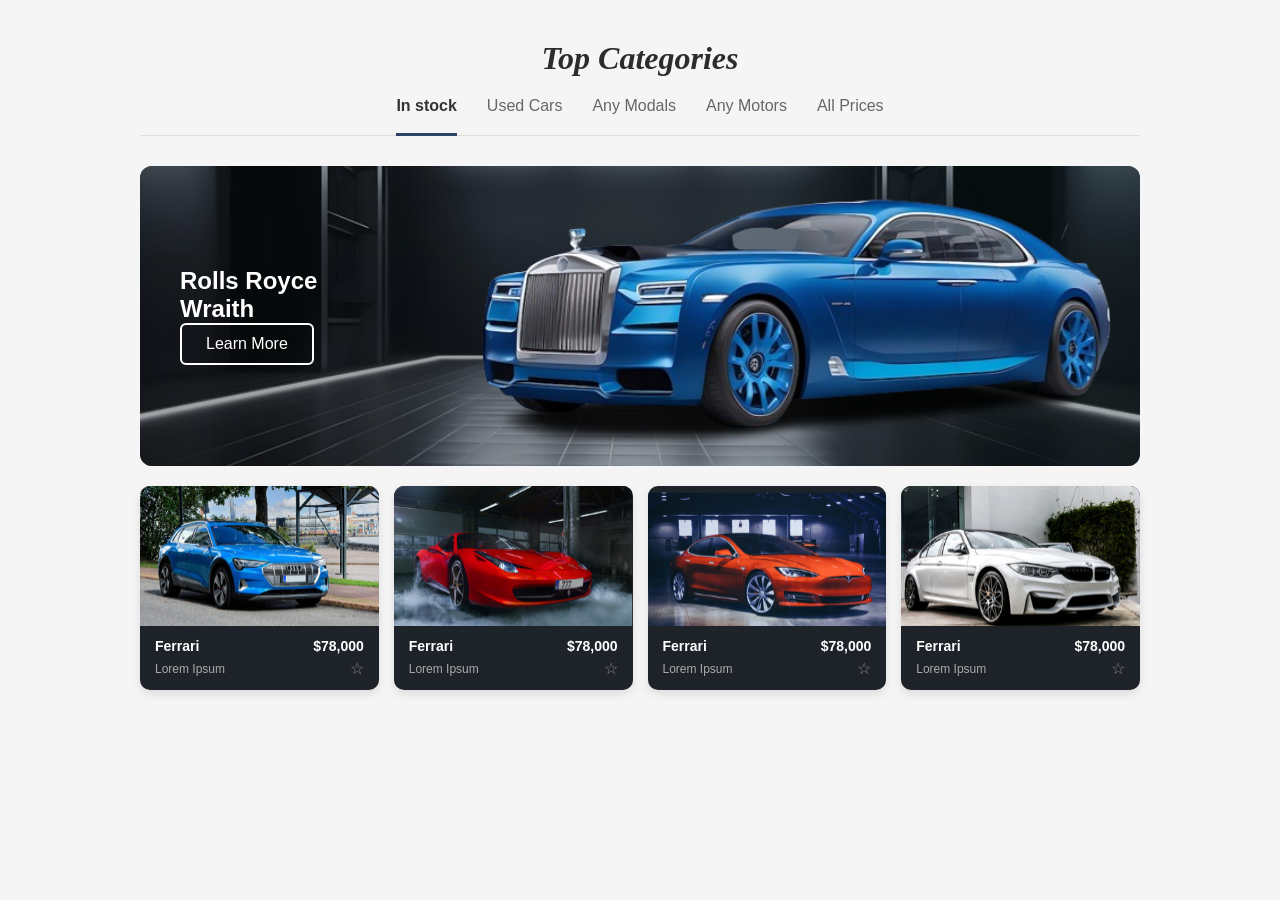
<file: index.html>
<!DOCTYPE html>
<html lang="en">
<head>
    <meta charset="UTF-8">
    <meta name="viewport" content="width=device-width, initial-scale=1.0">
    <title>Top Categories</title>
    <link rel="stylesheet" href="style.css">
</head>
<body>
    <div class="container">
        <h1 class="main-title">Top Categories</h1>

        <nav class="filters">
            <span class="filter-item active">In stock</span>
            <span class="filter-item">Used Cars</span>
            <span class="filter-item">Any Modals</span>
            <span class="filter-item">Any Motors</span>
            <span class="filter-item">All Prices</span>
        </nav>

<section class="hero-banner">
    <div class="hero-content">
      <h2>Rolls Royce<br>Wraith</h2>
      <button class="btn-learn-more">Learn More</button>
    </div>
    <img src="img/Rectangle 54.svg" alt="Garage Background" class="hero-bg">
    <img src="img/beautiful-rolls-royce-car_999195-437-removebg-preview 1.svg" alt="Rolls Royce Wraith" class="hero-car">
  </section>

        <section class="cards-grid">
            <div class="car-card">
                <img src="img/Rectangle 22.svg" alt="Car 1">
                <div class="card-info">
                    <div class="card-header">
                        <span class="brand">Ferrari</span>
                        <span class="price">$78,000</span>
                    </div>
                    <div class="card-footer">
                        <span class="description">Lorem Ipsum</span>
                        <span class="star-icon">☆</span>
                    </div>
                </div>
            </div>

            <div class="car-card">
                <img src="img/Rectangle 23.svg" alt="">
                <div class="card-info">
                    <div class="card-header">
                        <span class="brand">Ferrari</span>
                        <span class="price">$78,000</span>
                    </div>
                    <div class="card-footer">
                        <span class="description">Lorem Ipsum</span>
                        <span class="star-icon">☆</span>
                    </div>
                </div>
            </div>

            <div class="car-card">
                <img src="img/Rectangle 24.svg" alt="">
                <div class="card-info">
                    <div class="card-header">
                        <span class="brand">Ferrari</span>
                        <span class="price">$78,000</span>
                    </div>
                    <div class="card-footer">
                        <span class="description">Lorem Ipsum</span>
                        <span class="star-icon">☆</span>
                    </div>
                </div>
            </div>

            <div class="car-card">
                <img src="img/Rectangle 25.svg" alt="">
                <div class="card-info">
                    <div class="card-header">
                        <span class="brand">Ferrari</span>
                        <span class="price">$78,000</span>
                    </div>
                    <div class="card-footer">
                        <span class="description">Lorem Ipsum</span>
                        <span class="star-icon">☆</span>
                    </div>
                </div>
            </div>
        </section>
    </div>

    <script src="index.js"></script>
</body>
</html>
</file>
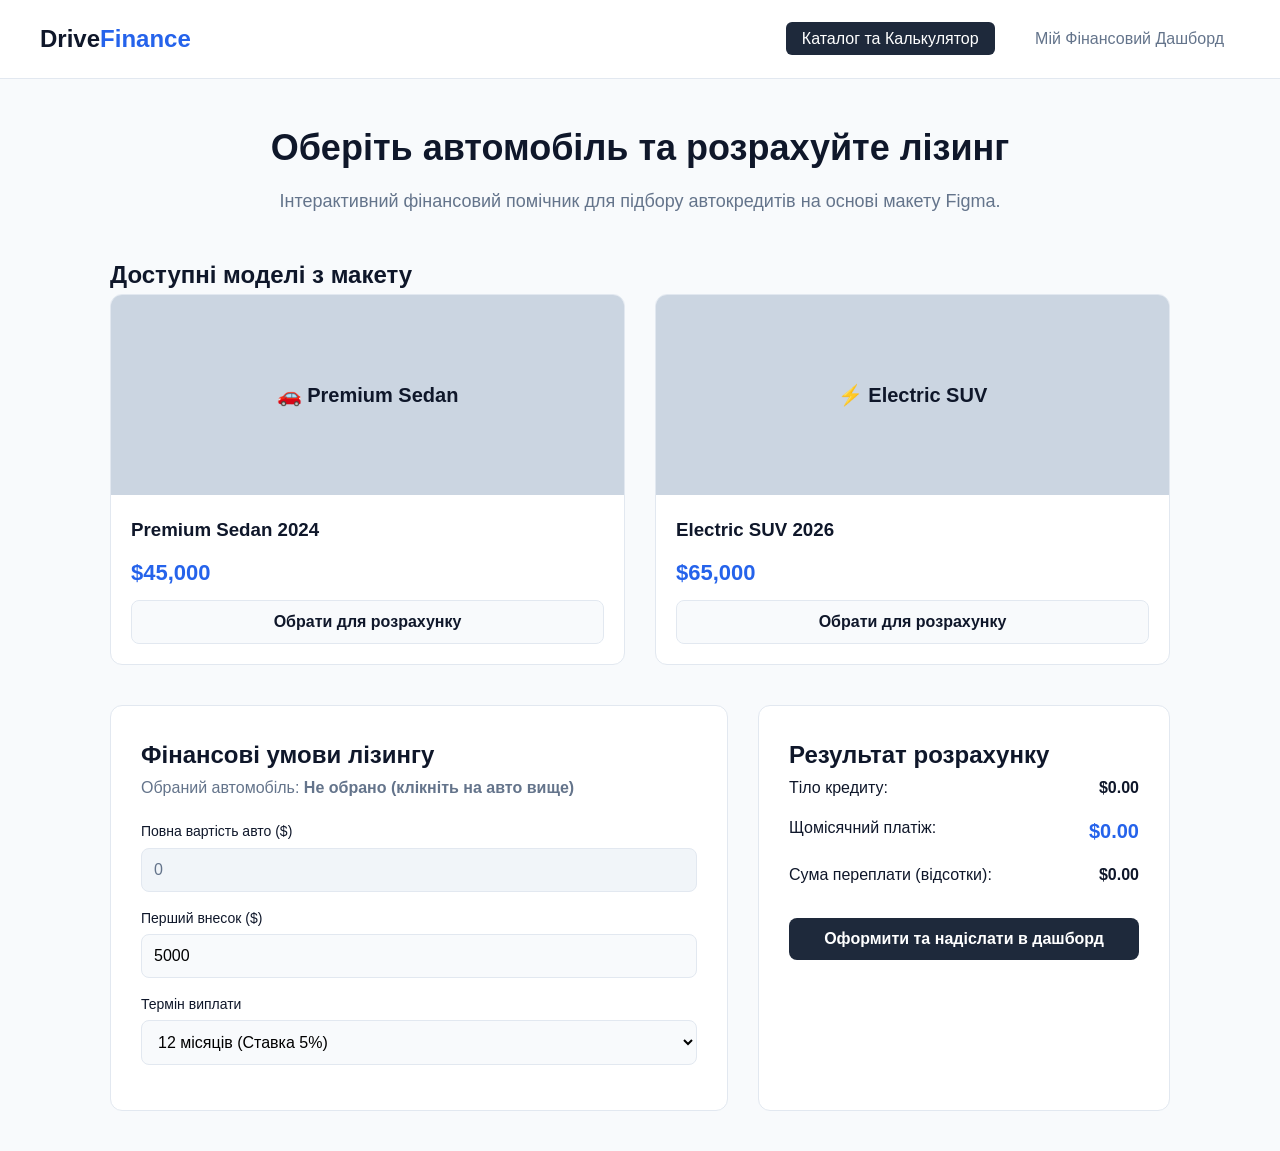
<file: 1 сторінка/index.html>
<!DOCTYPE html>
<html lang="uk">
<head>
    <meta charset="UTF-8">
    <meta name="viewport" content="width=device-width, initial-scale=1.0">
    <title>DriveFinance — Каталог та Калькулятор Лізингу</title>
    <link rel="stylesheet" href="style.css">
</head>
<body>

    <nav class="navbar">
        <div class="logo">Drive<span>Finance</span></div>
        <div class="menu-links">
            <a href="index.html" class="nav-btn active">Каталог та Калькулятор</a>
            <a href="dashboard.html" class="nav-btn">Мій Фінансовий Дашборд</a>
        </div>
    </nav>

    <main class="container">
        <header class="hero-section">
            <h1>Оберіть автомобіль та розрахуйте лізинг</h1>
            <p>Інтерактивний фінансовий помічник для підбору автокредитів на основі макету Figma.</p>
        </header>

        <section class="catalog-section">
            <h2>Доступні моделі з макету</h2>
            <div class="car-grid">
                
                <div class="car-card" data-price="45000" data-name="Premium Sedan 2024">
                    <div class="car-img-box">🚗 Premium Sedan</div>
                    <div class="car-details">
                        <h3>Premium Sedan 2024</h3>
                        <p class="car-price">$45,000</p>
                        <button class="select-btn">Обрати для розрахунку</button>
                    </div>
                </div>

                <div class="car-card" data-price="65000" data-name="Electric SUV 2026">
                    <div class="car-img-box">⚡ Electric SUV</div>
                    <div class="car-details">
                        <h3>Electric SUV 2026</h3>
                        <p class="car-price">$65,000</p>
                        <button class="select-btn">Обрати для розрахунку</button>
                    </div>
                </div>

            </div>
        </section>

        <section class="calculator-section">
            <div class="calc-card">
                <h2>Фінансові умови лізингу</h2>
                <p class="status-text">Обраний автомобіль: <strong id="active-car-name">Не обрано (клікніть на авто вище)</strong></p>
                
                <form id="calc-form">
                    <div class="form-group">
                        <label for="car-price">Повна вартість авто ($)</label>
                        <input type="number" id="car-price" value="0" readonly>
                    </div>

                    <div class="form-group">
                        <label for="down-payment">Перший внесок ($)</label>
                        <input type="number" id="down-payment" value="5000" min="1000">
                    </div>

                    <div class="form-group">
                        <label for="loan-term">Термін виплати</label>
                        <select id="loan-term">
                            <option value="12">12 місяців (Ставка 5%)</option>
                            <option value="36">36 місяців (Ставка 8%)</option>
                            <option value="60">60 місяців (Ставка 12%)</option>
                        </select>
                    </div>
                </form>
            </div>

            <div class="results-card">
                <h2>Результат розрахунку</h2>
                <div class="result-row">
                    <span>Тіло кредиту:</span>
                    <strong id="res-body">$0.00</strong>
                </div>
                <div class="result-row">
                    <span>Щомісячний платіж:</span>
                    <strong id="res-monthly" class="highlight-text">$0.00</strong>
                </div>
                <div class="result-row">
                    <span>Сума переплати (відсотки):</span>
                    <strong id="res-overpay">$0.00</strong>
                </div>
                <button id="save-btn" class="action-btn">Оформити та надіслати в дашборд</button>
            </div>
        </section>
    </main>

    <script src="script.js"></script>
</body>
</html>
</file>
<file: style.css>
* {
    margin: 0;
    padding: 0;
    box-sizing: border-box;
    font-family: 'Segoe UI', Tahoma, Geneva, Verdana, sans-serif;
}

body {
    background-color: #f5f5f5;
    color: #333;
    padding: 40px 20px;
}

.container {
    max-width: 1000px;
    margin: 0 auto;
}

.main-title {
    text-align: center;
    font-size: 32px;
    font-weight: 800;
    font-style: italic;
    color: #2c2c2c;
    margin-bottom: 20px;
    font-family: serif;
}

.filters {
    display: flex;
    justify-content: center;
    gap: 30px;
    margin-bottom: 30px;
    border-bottom: 1px solid #ddd;
    padding-bottom: 10px;
}

.filter-item {
    cursor: pointer;
    color: #666;
    font-weight: 500;
    position: relative;
    padding-bottom: 10px;
    transition: color 0.3s;
}

.filter-item:hover {
    color: #000;
}

.filter-item.active {
    color: #333;
    font-weight: 600;
}

.filter-item.active::after {
    content: '';
    position: absolute;
    bottom: -11px;
    left: 0;
    width: 100%;
    height: 3px;
    background-color: #2c4463;
}

.hero-banner {
    position: relative;
    background: linear-gradient(235deg, #0e2328, #111418);
    border-radius: 12px;
    padding: 40px;
    display: flex;
    align-items: center;
    justify-content: space-between;
    overflow: hidden;
    margin-bottom: 20px;
    min-height: 300px;
  }
  
  .hero-bg {
    position: absolute;
    top: 0;
    left: 0;
    width: 100%;
    height: 100%;
    object-fit: cover;
    z-index: 1;
    opacity: 0.6;
  }
  
  .hero-car {
    position: absolute;
    right: 20px;
    bottom: 10px;
    max-height: 90%;
    object-fit: contain;
    z-index: 2;
    pointer-events: none;
  }
  
  .hero-content {
    position: relative;
    z-index: 3;
    color: white;
  }
  
  .star-icon {
    cursor: pointer;
    user-select: none;
    transition: color 0.2s transform 0.1s;
    color: #888;
  }
  
  .star-icon.active {
    color: #ffc107;
  }

.btn-learn-more {
    background-color: transparent;
    color: white;
    border: 2px solid white;
    padding: 10px 24px;
    border-radius: 6px;
    font-size: 16px;
    cursor: pointer;
    transition: all 0.3s ease;
}

.btn-learn-more:hover {
    background-color: white;
    color: #111;
}

.hero-image {
    position: absolute;
    right: -50px;
    top: 50%;
    transform: translateY(-50%);
    height: 120%;
    object-fit: cover;
    z-index: 1;
    opacity: 0.9;
}

.cards-grid {
    display: grid;
    grid-template-columns: repeat(4, 1fr);
    gap: 15px;
}

.car-card {
    background-color: #1e2329;
    border-radius: 10px;
    overflow: hidden;
    color: white;
    display: flex;
    flex-direction: column;
    box-shadow: 0 4px 10px rgba(0,0,0,0.1);
}

.car-card img {
    width: 100%;
    height: 140px;
    object-fit: cover;
}

.card-info {
    padding: 12px 15px;
    display: flex;
    flex-direction: column;
    gap: 5px;
}

.card-header {
    display: flex;
    justify-content: space-between;
    align-items: center;
}

.brand {
    font-weight: 600;
    font-size: 14px;
}

.price {
    font-weight: bold;
    font-size: 14px;
}

.card-footer {
    display: flex;
    justify-content: space-between;
    align-items: center;
    color: #aaa;
    font-size: 12px;
}

.star-icon {
    cursor: pointer;
    font-size: 16px;
}

.star-icon:hover {
    color: white;
}

@media (max-width: 800px) {
    .cards-grid {
        grid-template-columns: repeat(2, 1fr);
    }
    .filters {
        flex-wrap: wrap;
    }
}

@media (max-width: 500px) {
    .cards-grid {
        grid-template-columns: 1fr;
    }
    .hero-banner {
        flex-direction: column;
        text-align: center;
        padding: 30px 20px;
    }
    .hero-image {
        position: relative;
        right: 0;
        top: 0;
        transform: none;
        height: auto;
        width: 100%;
        margin-top: 20px;
    }
}
</file>
<file: 1 сторінка/style.css>
:root {
    --bg-light: #f8fafc;
    --card-bg: #ffffff;
    --text-dark: #0f172a;
    --text-muted: #64748b;
    --accent-blue: #2563eb;
    --accent-dark: #1e293b;
    --border-color: #e2e8f0;
}

* {
    box-sizing: border-box;
    margin: 0;
    padding: 0;
    font-family: 'Segoe UI', Tahoma, Geneva, Verdana, sans-serif;
}

body {
    background-color: var(--bg-light);
    color: var(--text-dark);
    line-height: 1.6;
}

.navbar {
    display: flex;
    justify-content: space-between;
    align-items: center;
    background-color: var(--card-bg);
    padding: 20px 40px;
    border-bottom: 1px solid var(--border-color);
}

.logo {
    font-size: 24px;
    font-weight: bold;
    color: var(--text-dark);
}

.logo span {
    color: var(--accent-blue);
}

.menu-links .nav-btn {
    text-decoration: none;
    color: var(--text-muted);
    font-size: 16px;
    margin-left: 20px;
    padding: 8px 16px;
    border-radius: 6px;
    border: none;
    background: none;
    cursor: pointer;
    transition: 0.3s;
}

.menu-links .nav-btn.active, .menu-links .nav-btn:hover {
    background-color: var(--accent-dark);
    color: white;
}

.container {
    max-width: 1100px;
    margin: 40px auto;
    padding: 0 20px;
}

.hero-section {
    text-align: center;
    margin-bottom: 40px;
}

.hero-section h1 {
    font-size: 36px;
    margin-bottom: 10px;
}

.hero-section p {
    color: var(--text-muted);
    font-size: 18px;
}

.car-grid {
    display: grid;
    grid-template-columns: repeat(2, 1fr);
    gap: 30px;
    margin-bottom: 40px;
}

.car-card {
    background: var(--card-bg);
    border: 1px solid var(--border-color);
    border-radius: 12px;
    overflow: hidden;
    transition: 0.3s;
}

.car-card.active-card {
    border-color: var(--accent-blue);
    box-shadow: 0 0 15px rgba(37, 99, 235, 0.2);
}

.car-img-box {
    background-color: #cbd5e1;
    height: 200px;
    display: flex;
    align-items: center;
    justify-content: center;
    font-size: 20px;
    font-weight: bold;
}

.car-details {
    padding: 20px;
}

.car-price {
    font-size: 22px;
    font-weight: bold;
    color: var(--accent-blue);
    margin: 10px 0;
}

.select-btn, .action-btn {
    width: 100%;
    padding: 12px;
    border: none;
    border-radius: 8px;
    font-size: 16px;
    font-weight: bold;
    cursor: pointer;
    transition: 0.2s;
}

.select-btn {
    background-color: var(--bg-light);
    color: var(--text-dark);
    border: 1px solid var(--border-color);
}

.select-btn:hover {
    background-color: #e2e8f0;
}

.car-card.active-card .select-btn {
    background-color: var(--accent-blue);
    color: white;
}

.calculator-section {
    display: grid;
    grid-template-columns: 1.5fr 1fr;
    gap: 30px;
}

.calc-card, .results-card {
    background: var(--card-bg);
    padding: 30px;
    border-radius: 12px;
    border: 1px solid var(--border-color);
}

.status-text {
    margin-bottom: 20px;
    color: var(--text-muted);
}

.form-group {
    margin-bottom: 15px;
}

label {
    display: block;
    margin-bottom: 5px;
    font-size: 14px;
    font-weight: 500;
}

input, select {
    width: 100%;
    padding: 12px;
    border: 1px solid var(--border-color);
    border-radius: 8px;
    font-size: 16px;
    background-color: var(--bg-light);
}

input[readonly] {
    background-color: #f1f5f9;
    color: var(--text-muted);
}

.result-row {
    display: flex;
    justify-content: space-between;
    margin-bottom: 15px;
    font-size: 16px;
}

.highlight-text {
    color: var(--accent-blue);
    font-size: 20px;
}

.action-btn {
    background-color: var(--accent-dark);
    color: white;
    margin-top: 15px;
}
</file>
